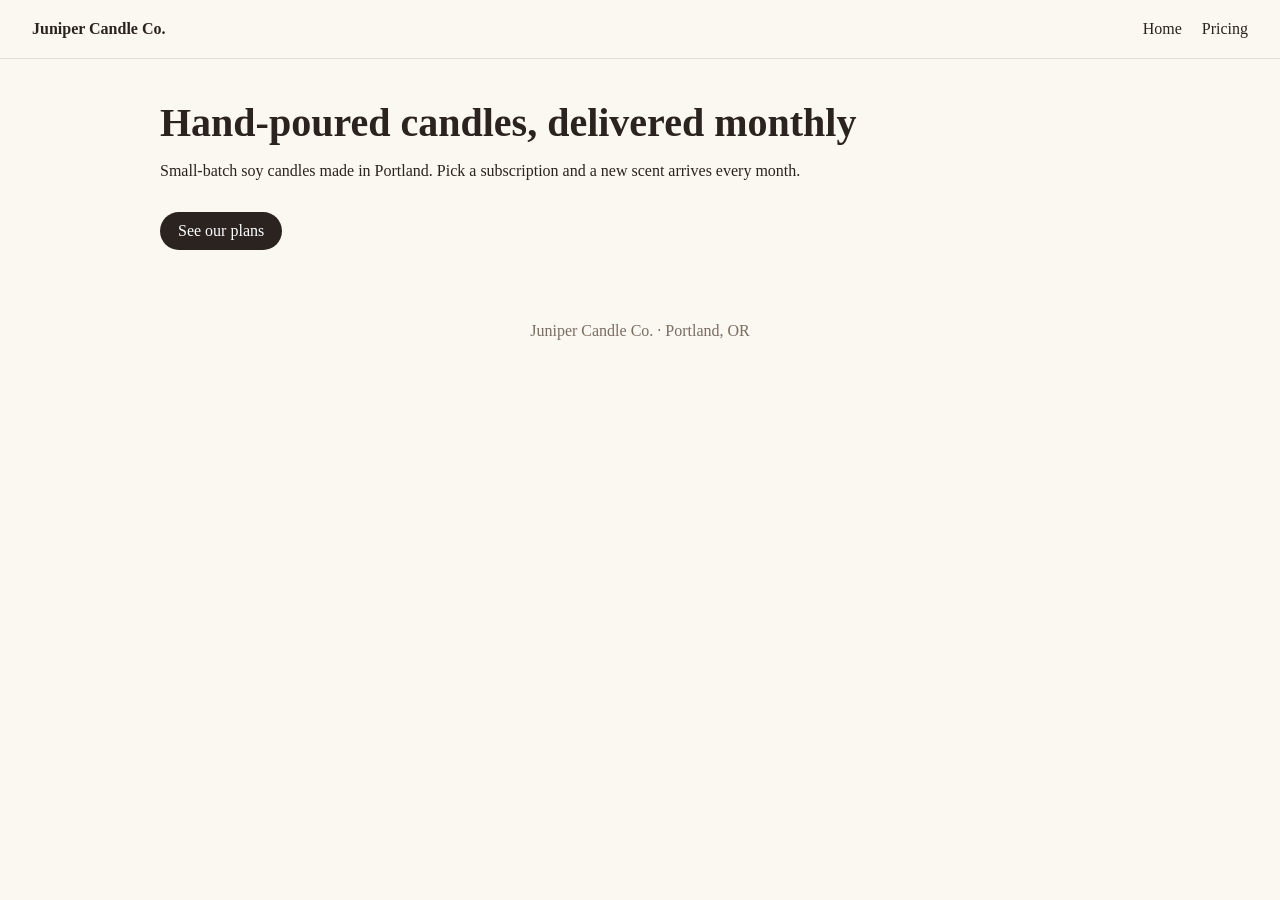
<file: index.html>
<!doctype html><html lang="en"><head><meta charset="utf-8"><meta name="viewport" content="width=device-width,initial-scale=1"><title>Juniper Candle Co.</title><link rel="stylesheet" href="/css/site.css"></head><body>
<header><strong>Juniper Candle Co.</strong><nav><a href="/">Home</a><a href="/pricing">Pricing</a></nav></header>
<main><h1>Hand-poured candles, delivered monthly</h1><p>Small-batch soy candles made in Portland. Pick a subscription and a new scent arrives every month.</p><a class="cta" href="/pricing">See our plans</a></main>
<footer>Juniper Candle Co. · Portland, OR</footer>
<script src="/js/analytics.js"></script></body></html>
</file>
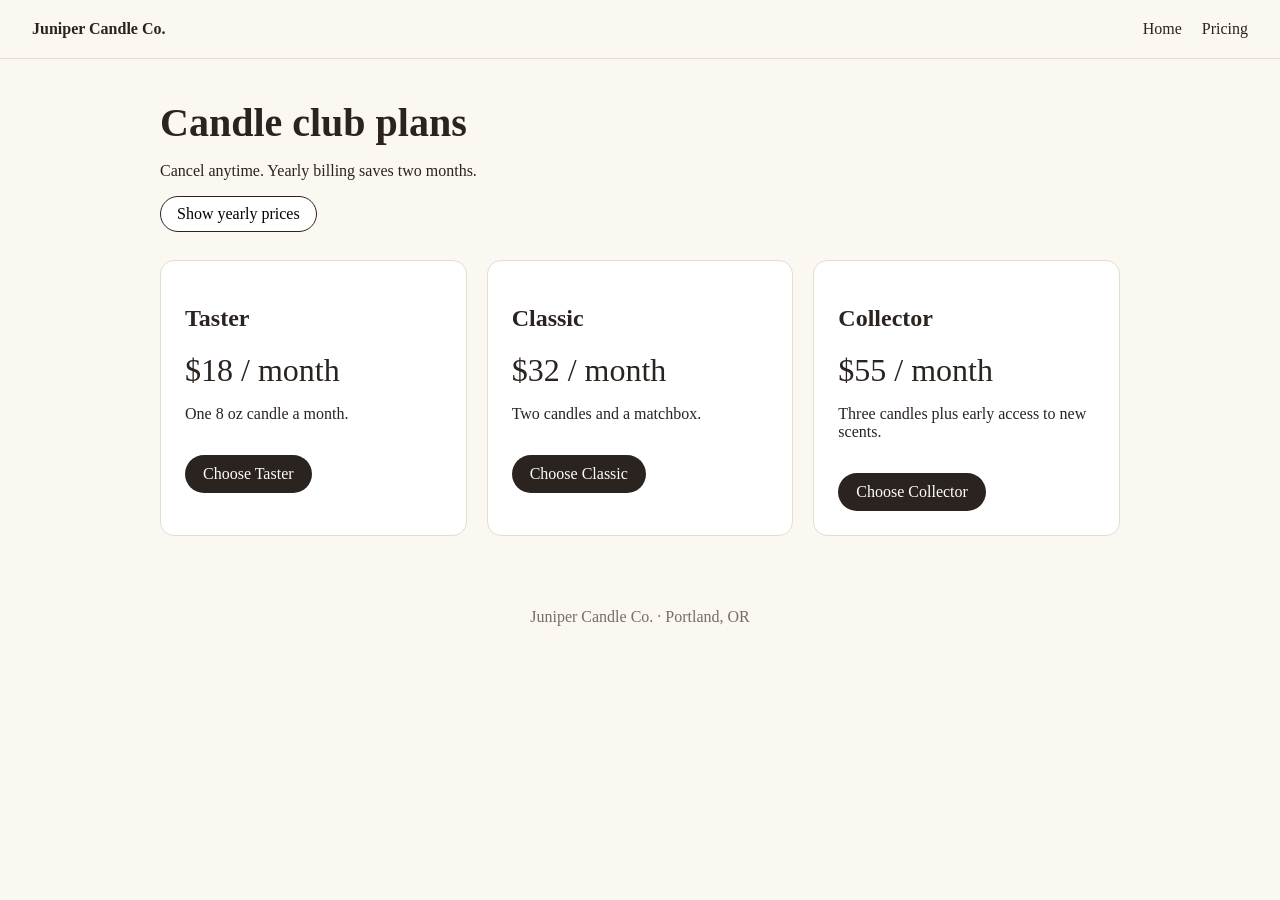
<file: pricing/index.html>
<!doctype html><html lang="en"><head><meta charset="utf-8"><meta name="viewport" content="width=device-width,initial-scale=1"><title>Pricing · Juniper Candle Co.</title><link rel="stylesheet" href="/css/site.css"></head><body>
<header><strong>Juniper Candle Co.</strong><nav><a href="/">Home</a><a href="/pricing">Pricing</a></nav></header>
<main><h1>Candle club plans</h1><p>Cancel anytime. Yearly billing saves two months.</p>
<button class="billing-toggle" type="button">Show yearly prices</button>
<div class="plans">
<div class="plan"><h2>Taster</h2><div class="price" data-monthly="$18 / month" data-yearly="$180 / year">$18 / month</div><p>One 8 oz candle a month.</p><a class="cta" href="/">Choose Taster</a></div>
<div class="plan"><h2>Classic</h2><div class="price" data-monthly="$32 / month" data-yearly="$320 / year">$32 / month</div><p>Two candles and a matchbox.</p><a class="cta" href="/">Choose Classic</a></div>
<div class="plan"><h2>Collector</h2><div class="price" data-monthly="$55 / month" data-yearly="$550 / year">$55 / month</div><p>Three candles plus early access to new scents.</p><a class="cta" href="/">Choose Collector</a></div>
</div></main>
<footer>Juniper Candle Co. · Portland, OR</footer>
<script src="/js/analytics.js"></script><script src="/js/pricing-toggle.js"></script></body></html>
</file>
<file: css/site.css>
body{margin:0;font-family:Georgia,serif;background:#fbf7f1;color:#2b2320}
header{display:flex;justify-content:space-between;align-items:center;padding:20px 32px;border-bottom:1px solid #e6dccf}
header a{color:#2b2320;text-decoration:none;margin-left:20px}
main{max-width:960px;margin:0 auto;padding:40px 24px}
h1{font-size:40px;margin:0 0 12px}
.plans{display:grid;grid-template-columns:repeat(auto-fit,minmax(220px,1fr));gap:20px;margin-top:28px}
.plan{background:#fff;border:1px solid #e6dccf;border-radius:14px;padding:24px}
.price{font-size:32px;margin:12px 0}
.billing-toggle{border:1px solid #2b2320;background:#fff;border-radius:999px;padding:8px 16px;cursor:pointer;font:inherit}
.cta{display:inline-block;margin-top:16px;background:#2b2320;color:#fff;padding:10px 18px;border-radius:999px;text-decoration:none}
footer{padding:32px;text-align:center;color:#7a6d63}
</file>
